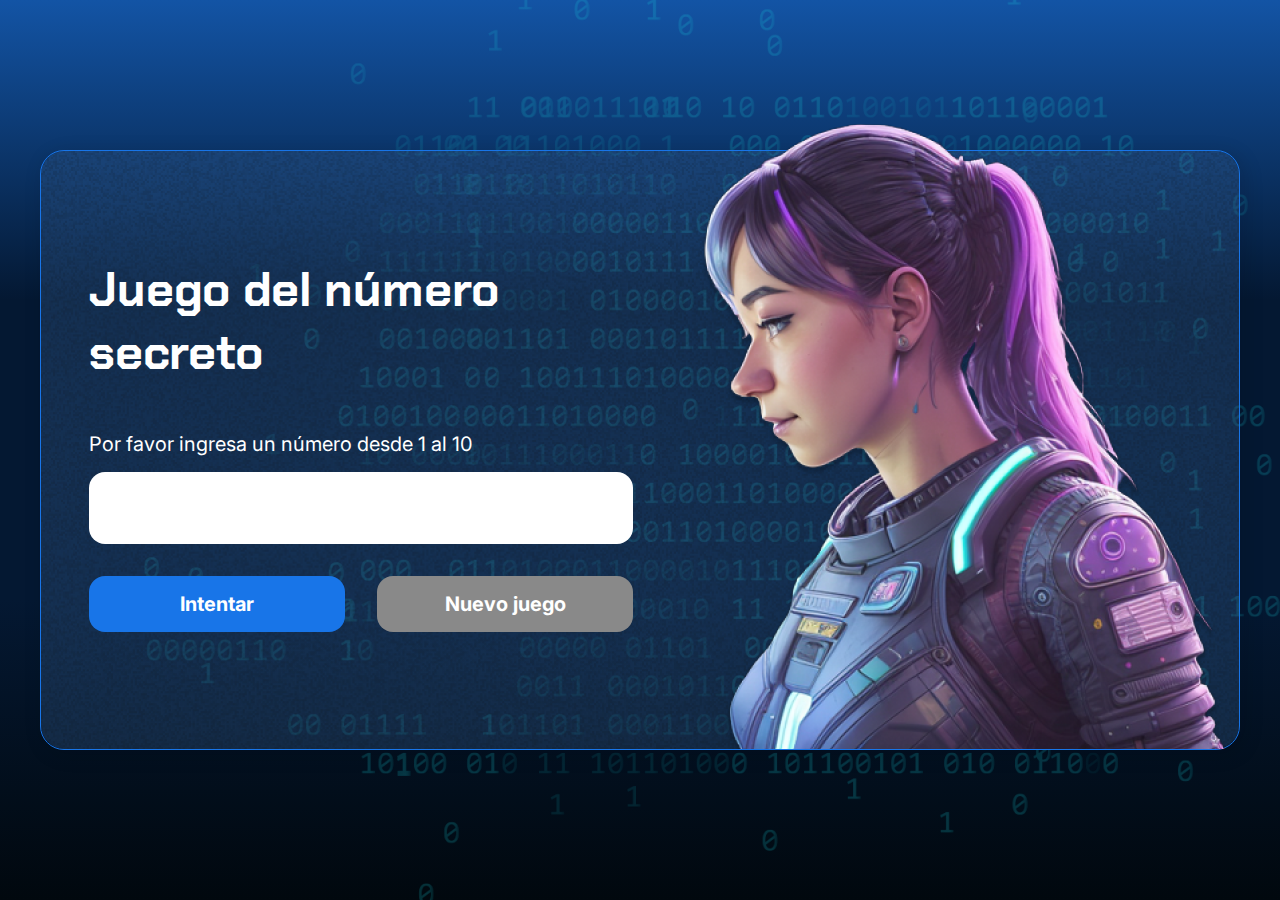
<file: Proyecto Curso 2 Oracle One/index.html>
<!DOCTYPE html>
<html lang="pt-br">

<head>
    <meta charset="UTF-8">
    <meta name="viewport" content="width=device-width, initial-scale=1.0">
    <link rel="preconnect" href="https://fonts.googleapis.com">
    <link rel="preconnect" href="https://fonts.gstatic.com" crossorigin>
    <link href="https://fonts.googleapis.com/css2?family=Chakra+Petch:wght@700&family=Inter:wght@400;700&display=swap"
        rel="stylesheet">
    <link rel="stylesheet" href="style.css">
    <title>JS Game</title>
</head>

<body>

    <div class="container">
        <div class="container__contenido">
            <div class="container__informaciones">
                <div class="container__texto">
                    <h1></h1>
                    <p class="texto__parrafo"></p>
                </div>
                <input type="number"  id="numput" min="1" max="10" class="container__input">
                <div class="chute container__botones">
                    <button onclick="verificartry();" class="container__boton">Intentar</button>
                    <button onclick="reset();" class="container__boton" id="reiniciar" disabled>Nuevo juego</button>

                </div>
            </div>
            <img src="./img/ia.png" alt="Una persona mirando a la izquierda" class="container__imagen-persona" />
        </div>
    </div>
    <script src="app.js" defer></script>
</body>

</html>
</file>
<file: Proyecto Curso 2 Oracle One/style.css>
* {
    box-sizing: border-box;
    margin: 0;
    padding: 0;
    color: white;
}

body {
    background: linear-gradient(#1354A5 0%, #041832 33.33%, #041832 66.67%, #01080E 100%);
    height: 100vh;
    display: flex;
    align-items: center;
    justify-content: center;
}


body::before {
    background-image: url("img/code.png");
    background-repeat: no-repeat;
    background-position: right;
    content: "";
    display: block;
    position: absolute;
    width: 100%;
    height: 100%;
    opacity: 0.4;
}

.container {
    width: 1200px;
    height: 600px;
    display: flex;
    align-items: center;
    justify-content: space-between;
    border-radius: 24px;
    border: 1px solid #1875E8;
    box-shadow: 4px 4px 20px 0px rgba(1, 8, 14, 0.15);
    background-image: url("img/Ruido.png");
    background-size: 100% 100%;
    position: relative;
}


.container__contenido {
    display: flex;
    align-items: center;
    position: absolute;
    bottom: 0;
}

.container__informaciones {
    flex: 1;
    padding: 3rem;
}

.container__boton {
    border-radius: 16px;
    background: #1875E8;
    padding: 16px 24px;
    width: 100%;
    font-size: 20px;
    font-weight: 700;
    border: none;
    margin-top: 2rem;
}

.container__boton:disabled {
    background: #898989;

}

.container__texto {
    margin: 16px 0 16px 0;
}

.container__texto-azul {
    color: #1875E8;
}

.container__input {
    width: 100%;
    height: 72px;
    border-radius: 16px;
    background-color: #FFF;
    border: none;
    color: #1875E8;
    padding: 20px;
    font-size: 24px;
    gap: 20px;
    font-weight: 700;
    font-family: 'Inter', sans-serif;
    
}

.container__botones {
    display: flex;
    gap: 2em;
}

h1 {
    font-family: 'Chakra Petch', sans-serif;
    font-size: 48px;
    padding-bottom: 3rem;
}

p,
button {
    font-family: 'Inter', sans-serif;
}

.texto__parrafo {
    font-size: 20px;
    font-weight: 400;
}
</file>
